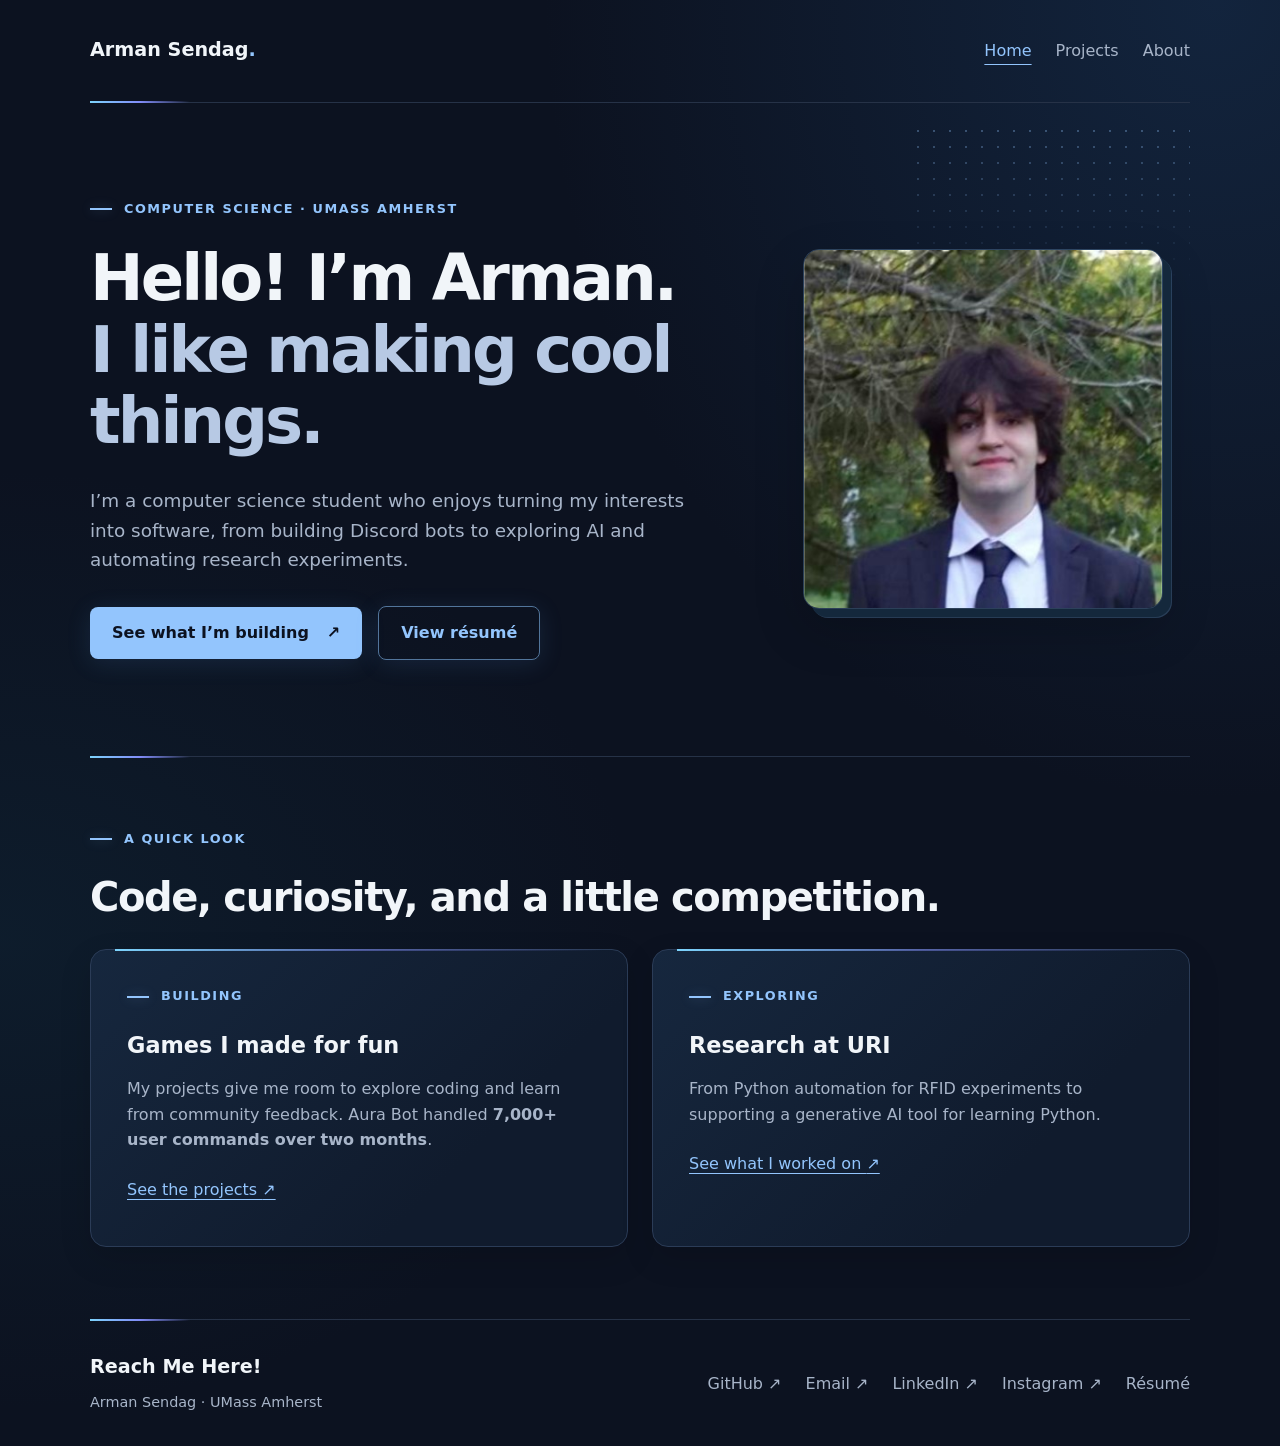
<file: index.html>
<!DOCTYPE html>
<html lang="en">
<head>
  <meta charset="UTF-8">
  <meta name="viewport" content="width=device-width, initial-scale=1.0">
  <meta name="description" content="Arman Sendag, computer science student at UMass Amherst. Explore my projects, research, and interests.">
  <title>Home | Arman Sendag</title>
  <link rel="stylesheet" href="./style.css">
  <script src="./script.js" defer></script>
</head>
<body>
  <a class="skip-link" href="#main">Skip to content</a>
  <header class="site-header">
    <a class="logo" href="./index.html">Arman Sendag<span>.</span></a>
    <nav aria-label="Main navigation"><a href="./index.html" aria-current="page">Home</a><a href="./projects/index.html">Projects</a><a href="./about/index.html">About</a></nav>
  </header>
  <main id="main">
    <section class="hero split-layout" aria-labelledby="intro-heading">
      <div>
        <p class="eyebrow">COMPUTER SCIENCE · UMASS AMHERST</p>
        <h1 id="intro-heading">Hello! I’m Arman.<br><span>I like making cool things.</span></h1>
        <p class="intro">I’m a computer science student who enjoys turning my interests into software, from building Discord bots to exploring AI and automating research experiments.</p>
        <div class="hero-actions">
          <a class="button" href="./projects/index.html">See what I’m building <span aria-hidden="true">↗</span></a>
          <a class="button button-secondary" href="./downloads/arman-sendag-resume-2026-10-21.pdf">View résumé</a>
        </div>
      </div>
      <img class="personal-photo" src="images/armanSuit.jpg" alt="Arman wearing a suit outdoors" width="400" height="400" fetchpriority="high">
    </section>
    <section class="content-section" aria-labelledby="highlights-heading">
      <p class="eyebrow">A QUICK LOOK</p>
      <h2 id="highlights-heading">Code, curiosity, and a little competition.</h2>
      <div class="two-column">
        <article class="info-card"><p class="eyebrow">BUILDING</p><h3>Games I made for fun</h3><p>My projects give me room to explore coding and learn from community feedback. Aura Bot handled <strong>7,000+ user commands over two months</strong>.</p><a class="text-link" href="./projects/index.html#projects-heading">See the projects <span aria-hidden="true">↗</span></a></article>
        <article class="info-card"><p class="eyebrow">EXPLORING</p><h3>Research at URI</h3><p>From Python automation for RFID experiments to supporting a generative AI tool for learning Python.</p><a class="text-link" href="./projects/index.html#research">See what I worked on <span aria-hidden="true">↗</span></a></article>
      </div>
    </section>
  </main>
  <footer class="site-footer">
    <div><p class="footer-title">Reach Me Here!</p><p>Arman Sendag · UMass Amherst</p></div>
    <nav aria-label="Social and contact links">
      <a href="https://github.com/armansendag">GitHub ↗</a>
      <a href="mailto:arman.sendag@gmail.com">Email ↗</a>
      <a href="https://www.linkedin.com/in/arman-sendag/">LinkedIn ↗</a>
      <a href="https://www.instagram.com/armansendag_/">Instagram ↗</a>
      <a href="./downloads/arman-sendag-resume-2026-10-21.pdf" download="Arman-Sendag-Resume-2026-10-21.pdf">Résumé</a>
    </nav>
  </footer>
</body>
</html>
</file>
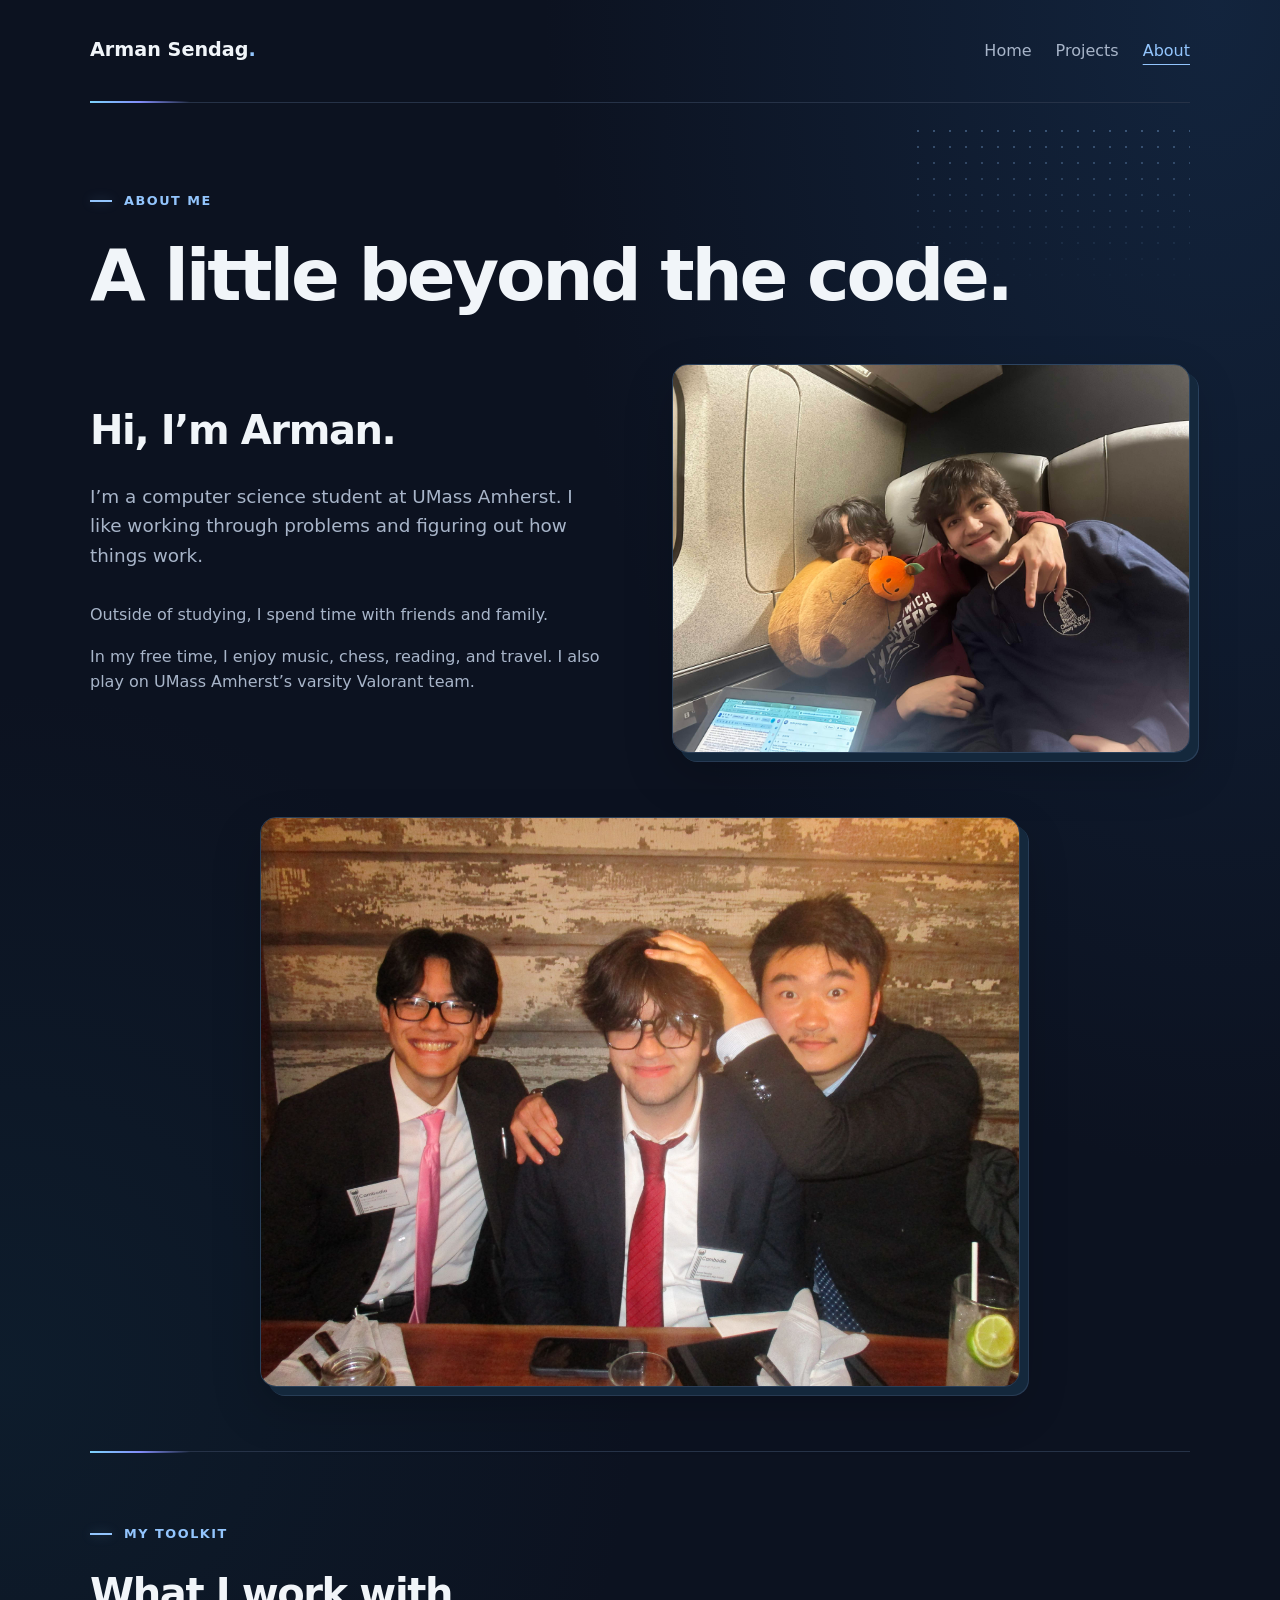
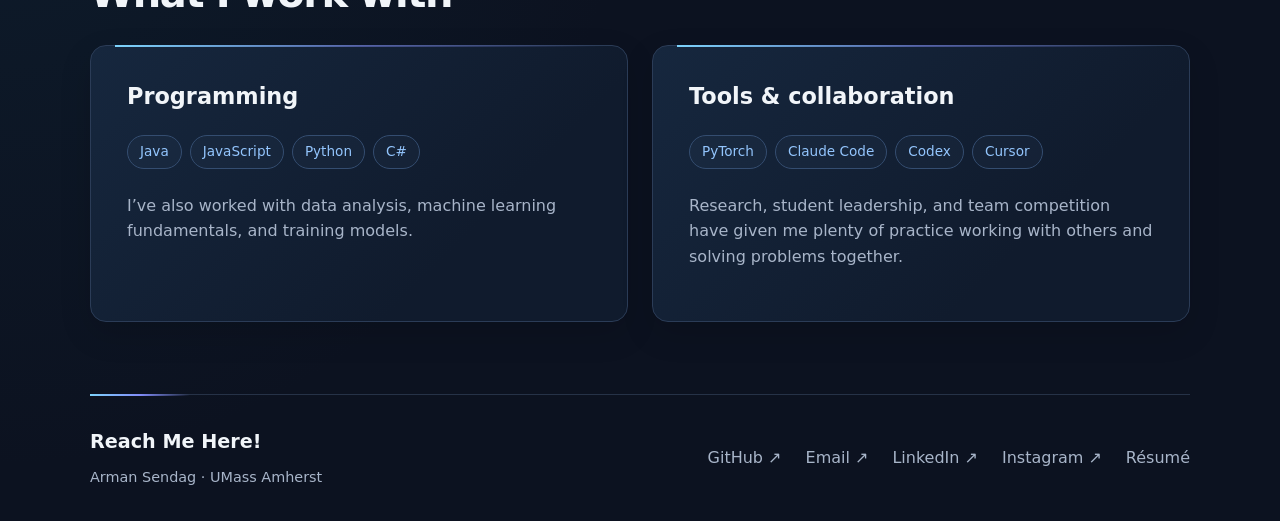
<file: about/index.html>
<!DOCTYPE html>
<html lang="en">
<head>
  <meta charset="UTF-8">
  <meta name="viewport" content="width=device-width, initial-scale=1.0">
  <meta name="description" content="Meet Arman Sendag, a UMass Amherst computer science student. Interests, skills, and contact information.">
  <title>About | Arman Sendag</title>
  <link rel="stylesheet" href="../style.css">
  <script src="../script.js" defer></script>
</head>
<body>
  <a class="skip-link" href="#main">Skip to content</a>
  <header class="site-header">
    <a class="logo" href="../index.html">Arman Sendag<span>.</span></a>
    <nav aria-label="Main navigation"><a href="../index.html">Home</a><a href="../projects/index.html">Projects</a><a href="../about/index.html" aria-current="page">About</a></nav>
  </header>
  <main id="main">
    <header class="page-heading"><p class="eyebrow">ABOUT ME</p><h1>A little beyond the code.</h1></header>
    <section class="split-layout about-intro" aria-labelledby="about-heading">
      <div>
        <h2 id="about-heading">Hi, I’m Arman.</h2>
        <p class="intro">I’m a computer science student at UMass Amherst. I like working through problems and figuring out how things work.</p>
        <p>Outside of studying, I spend time with friends and family.</p>
        <p>In my free time, I enjoy music, chess, reading, and travel. I also play on UMass Amherst’s varsity Valorant team.</p>
      </div>
      <figure class="friend-photo"><img src="../images/armanAndZion2.jpg" alt="Arman and Zion sitting together on a train" width="2880" height="2160"></figure>
    </section>
    <div class="about-gallery" role="group" aria-label="More photos of me and my friends">
      <img src="../images/armanWithGroup.jpg" alt="Arman with two friends dressed in suits at a table" width="2880" height="2160" loading="eager">
    </div>
    <section class="content-section" aria-labelledby="skills-heading"><p class="eyebrow">MY TOOLKIT</p><h2 id="skills-heading">What I work with</h2><div class="two-column">
      <article class="info-card"><h3>Programming</h3><ul class="tech-list" aria-label="Programming languages"><li>Java</li><li>JavaScript</li><li>Python</li><li>C#</li></ul><p>I’ve also worked with data analysis, machine learning fundamentals, and training models.</p></article>
      <article class="info-card"><h3>Tools &amp; collaboration</h3><ul class="tech-list" aria-label="Tools"><li>PyTorch</li><li>Claude Code</li><li>Codex</li><li>Cursor</li></ul><p>Research, student leadership, and team competition have given me plenty of practice working with others and solving problems together.</p></article>
    </div></section>
  </main>
  <footer class="site-footer">
    <div><p class="footer-title">Reach Me Here!</p><p>Arman Sendag · UMass Amherst</p></div>
    <nav aria-label="Social and contact links">
      <a href="https://github.com/armansendag">GitHub ↗</a>
      <a href="mailto:arman.sendag@gmail.com">Email ↗</a>
      <a href="https://www.linkedin.com/in/arman-sendag/">LinkedIn ↗</a>
      <a href="https://www.instagram.com/armansendag_/">Instagram ↗</a>
      <a href="../downloads/arman-sendag-resume-2026-10-21.pdf" download="Arman-Sendag-Resume-2026-10-21.pdf">Résumé</a>
    </nav>
  </footer>
</body>
</html>
</file>
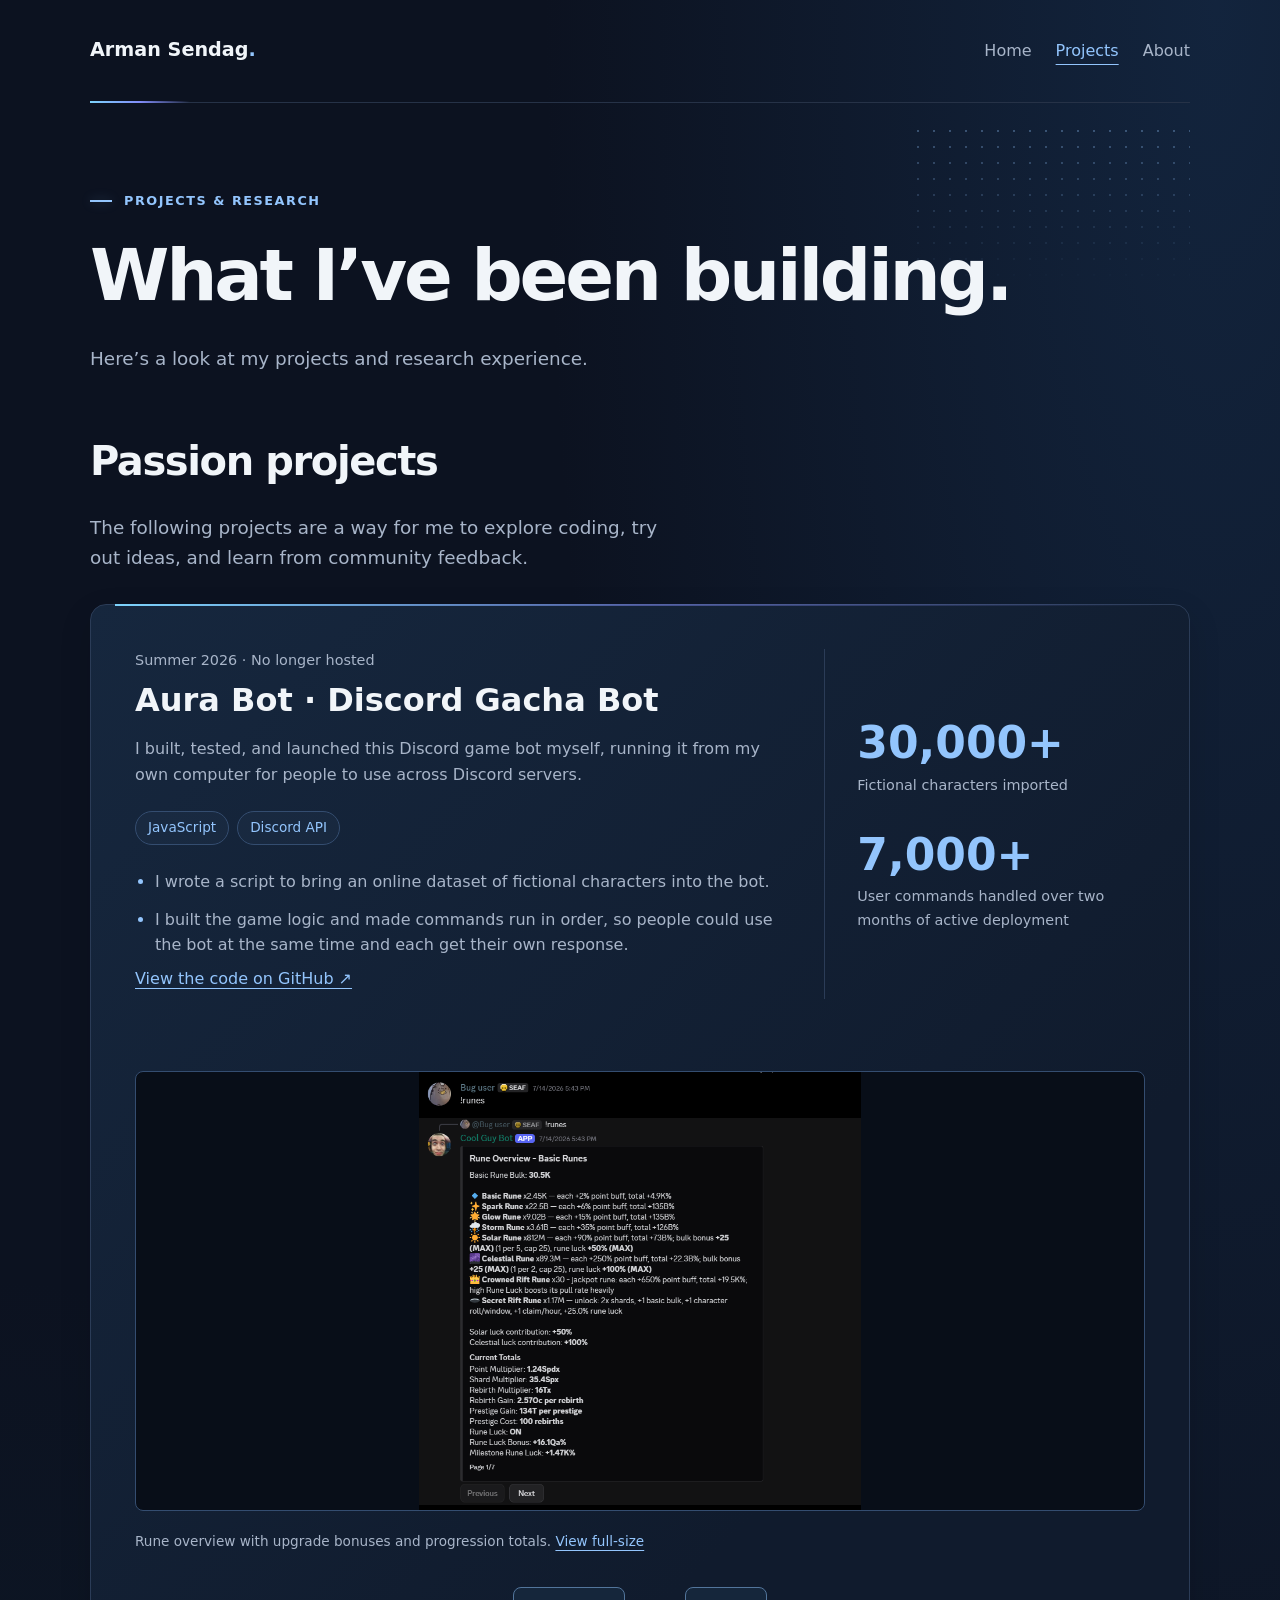
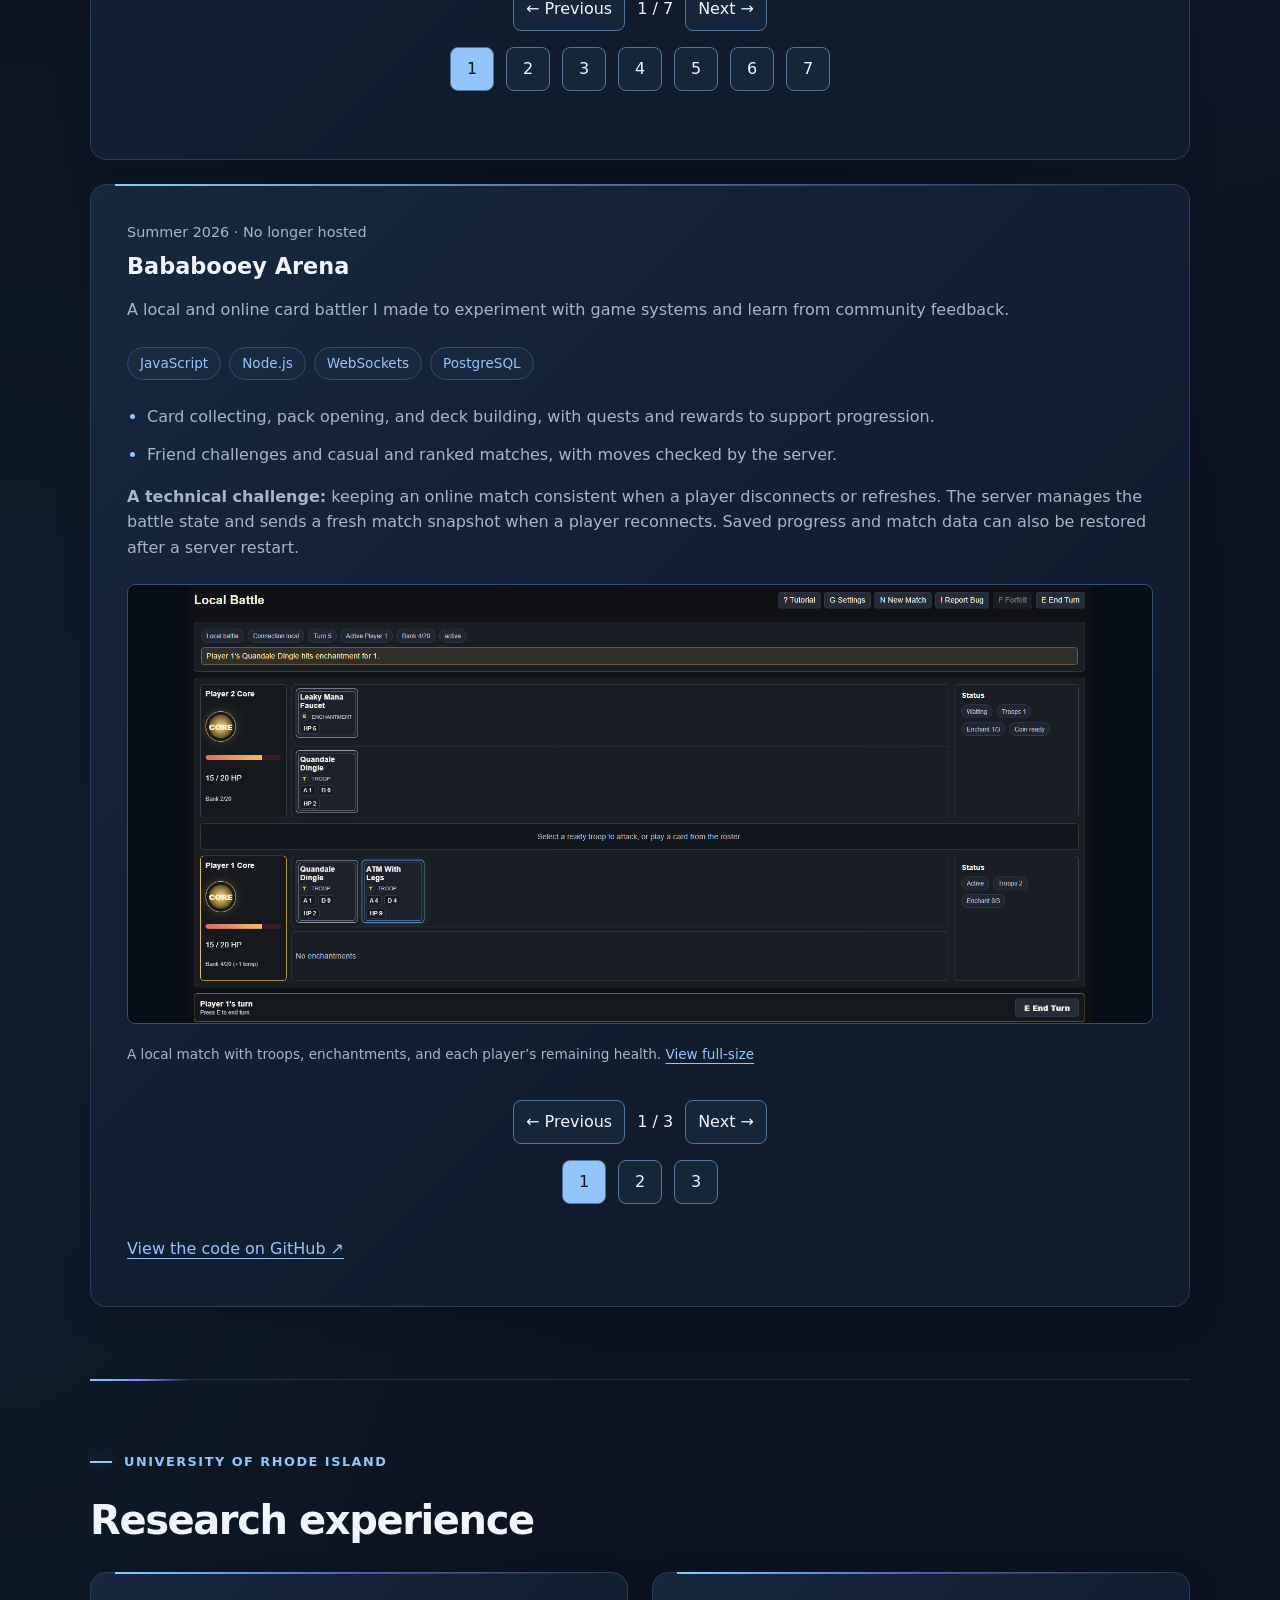
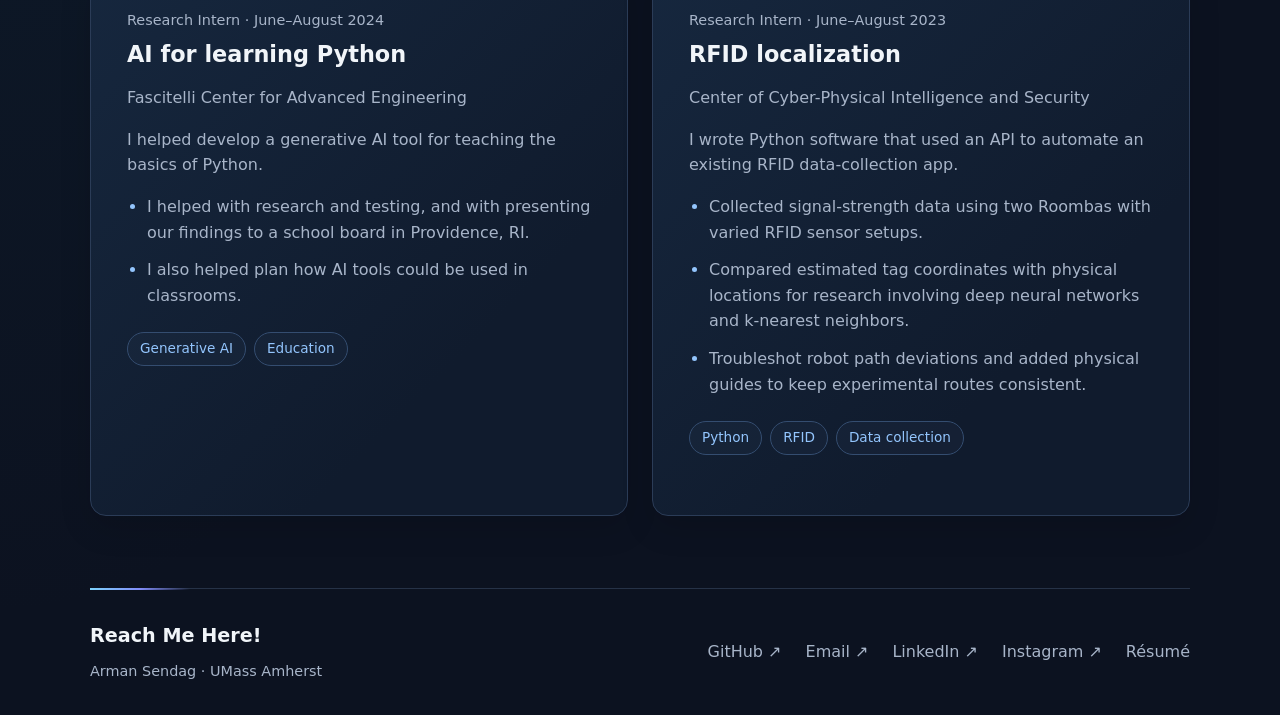
<file: projects/index.html>
<!DOCTYPE html>
<html lang="en">
<head>
  <meta charset="UTF-8">
  <meta name="viewport" content="width=device-width, initial-scale=1.0">
  <meta name="description" content="Explore Arman Sendag’s Projects and Research!">
  <title>Projects | Arman Sendag</title>
  <link rel="stylesheet" href="../style.css">
  <script src="../script.js" defer></script>
</head>
<body>
  <a class="skip-link" href="#main">Skip to content</a>
  <header class="site-header">
    <a class="logo" href="../index.html">Arman Sendag<span>.</span></a>
    <nav aria-label="Main navigation"><a href="../index.html">Home</a><a href="../projects/index.html" aria-current="page">Projects</a><a href="../about/index.html">About</a></nav>
  </header>
  <main id="main">
    <header class="page-heading"><p class="eyebrow">PROJECTS &amp; RESEARCH</p><h1>What I’ve been building.</h1><p class="intro">Here’s a look at my projects and research experience.</p></header>
    <section class="content-section first-section" aria-labelledby="projects-heading"><h2 id="projects-heading">Passion projects</h2>
      <p class="intro">The following projects are a way for me to explore coding, try out ideas, and learn from community feedback.</p>
      <article class="project-card" aria-labelledby="gacha-heading">
        <div class="project-details">
          <p class="project-date">Summer 2026 · No longer hosted</p>
          <h3 id="gacha-heading">Aura Bot · Discord Gacha Bot</h3>
          <p class="project-summary">
            I built, tested, and launched this Discord game bot myself,
            running it from my own computer for people to use across Discord servers.
          </p>

          <ul class="tech-list" aria-label="Technologies used">
            <li>JavaScript</li>
            <li>Discord API</li>
          </ul>

          <ul class="project-features">
            <li>I wrote a script to bring an online dataset of fictional characters into the bot.</li>
            <li>I built the game logic and made commands run in order, so people could use the bot at the same time and each get their own response.</li>
          </ul>
          <a class="text-link" href="https://github.com/armansendag/aura-bot">View the code on GitHub ↗</a>
        </div>

        <dl class="project-stats" aria-label="Project highlights">
          <div>
            <dt>Fictional characters imported</dt>
            <dd>30,000+</dd>
          </div>
          <div>
            <dt>User commands handled over two months of active deployment</dt>
            <dd>7,000+</dd>
          </div>
        </dl>
        <section class="project-slideshow" data-slideshow aria-label="Aura Bot screenshots" aria-roledescription="carousel">
          <figure class="project-media" id="aura-slide-1" data-slide role="group" aria-roledescription="slide" aria-label="1 of 7">
            <a href="../images/projects/aura-runes.png" aria-label="Open screenshot 1 full-size: Rune overview with upgrade bonuses and progression totals.">
              <img src="../images/projects/aura-runes.png" alt="Rune overview with upgrade bonuses and progression totals." width="760" height="754">
            </a>
            <figcaption>Rune overview with upgrade bonuses and progression totals. <a class="text-link" href="../images/projects/aura-runes.png">View full-size</a></figcaption>
          </figure>
          <figure class="project-media" id="aura-slide-2" data-slide hidden role="group" aria-roledescription="slide" aria-label="2 of 7">
            <a href="../images/projects/aura-claims.png" aria-label="Open screenshot 2 full-size: Character claims showing ownership and collectible artwork.">
              <img src="../images/projects/aura-claims.png" alt="Character claims showing ownership and collectible artwork." width="612" height="769">
            </a>
            <figcaption>Character claims showing ownership and collectible artwork. <a class="text-link" href="../images/projects/aura-claims.png">View full-size</a></figcaption>
          </figure>
          <figure class="project-media" id="aura-slide-3" data-slide hidden role="group" aria-roledescription="slide" aria-label="3 of 7">
            <a href="../images/projects/aura-wishlist.png" aria-label="Open screenshot 3 full-size: A character wishlist and a command to remove an entry.">
              <img src="../images/projects/aura-wishlist.png" alt="A character wishlist and a command to remove an entry." width="438" height="682">
            </a>
            <figcaption>A character wishlist and a command to remove an entry. <a class="text-link" href="../images/projects/aura-wishlist.png">View full-size</a></figcaption>
          </figure>
          <figure class="project-media" id="aura-slide-4" data-slide hidden role="group" aria-roledescription="slide" aria-label="4 of 7">
            <a href="../images/projects/aura-search.png" aria-label="Open screenshot 4 full-size: Feedback when a character search or wish has no match.">
              <img src="../images/projects/aura-search.png" alt="Feedback when a character search or wish has no match." width="408" height="241">
            </a>
            <figcaption>Feedback when a character search or wish has no match. <a class="text-link" href="../images/projects/aura-search.png">View full-size</a></figcaption>
          </figure>
          <figure class="project-media" id="aura-slide-5" data-slide hidden role="group" aria-roledescription="slide" aria-label="5 of 7">
            <a href="../images/projects/aura-timers.png" aria-label="Open screenshot 5 full-size: Cooldown timers, available rolls, and a character roll result.">
              <img src="../images/projects/aura-timers.png" alt="Cooldown timers, available rolls, and a character roll result." width="439" height="853">
            </a>
            <figcaption>Cooldown timers, available rolls, and a character roll result. <a class="text-link" href="../images/projects/aura-timers.png">View full-size</a></figcaption>
          </figure>
          <figure class="project-media" id="aura-slide-6" data-slide hidden role="group" aria-roledescription="slide" aria-label="6 of 7">
            <a href="../images/projects/aura-upgrades.png" aria-label="Open screenshot 6 full-size: Purchasing upgrades to character rolls and claims.">
              <img src="../images/projects/aura-upgrades.png" alt="Purchasing upgrades to character rolls and claims." width="403" height="341">
            </a>
            <figcaption>Purchasing upgrades to character rolls and claims. <a class="text-link" href="../images/projects/aura-upgrades.png">View full-size</a></figcaption>
          </figure>
          <figure class="project-media" id="aura-slide-7" data-slide hidden role="group" aria-roledescription="slide" aria-label="7 of 7">
            <a href="../images/projects/aura-trading.png" aria-label="Open screenshot 7 full-size: A completed trade and an active shard offer with player confirmations.">
              <img src="../images/projects/aura-trading.png" alt="A completed trade and an active shard offer with player confirmations." width="399" height="493">
            </a>
            <figcaption>A completed trade and an active shard offer with player confirmations. <a class="text-link" href="../images/projects/aura-trading.png">View full-size</a></figcaption>
          </figure>
          <div class="slideshow-controls" hidden>
            <button type="button" data-previous>← Previous</button>
            <span data-counter role="status" aria-live="polite" aria-atomic="true">1 / 7</span>
            <button type="button" data-next>Next →</button>
          </div>
          <div class="slide-pages" aria-label="Choose a screenshot" hidden>
            <button type="button" data-page="0" aria-label="Show screenshot 1" aria-controls="aura-slide-1" aria-current="true">1</button>
            <button type="button" data-page="1" aria-label="Show screenshot 2" aria-controls="aura-slide-2">2</button>
            <button type="button" data-page="2" aria-label="Show screenshot 3" aria-controls="aura-slide-3">3</button>
            <button type="button" data-page="3" aria-label="Show screenshot 4" aria-controls="aura-slide-4">4</button>
            <button type="button" data-page="4" aria-label="Show screenshot 5" aria-controls="aura-slide-5">5</button>
            <button type="button" data-page="5" aria-label="Show screenshot 6" aria-controls="aura-slide-6">6</button>
            <button type="button" data-page="6" aria-label="Show screenshot 7" aria-controls="aura-slide-7">7</button>
          </div>
          <noscript><p>Open a screenshot: <a class="text-link" href="../images/projects/aura-runes.png">1</a> · <a class="text-link" href="../images/projects/aura-claims.png">2</a> · <a class="text-link" href="../images/projects/aura-wishlist.png">3</a> · <a class="text-link" href="../images/projects/aura-search.png">4</a> · <a class="text-link" href="../images/projects/aura-timers.png">5</a> · <a class="text-link" href="../images/projects/aura-upgrades.png">6</a> · <a class="text-link" href="../images/projects/aura-trading.png">7</a></p></noscript>
        </section>
      </article>
      <article class="info-card passion-project" aria-labelledby="arena-heading">
        <p class="project-date">Summer 2026 · No longer hosted</p>
        <h3 id="arena-heading">Bababooey Arena</h3>
        <p>A local and online card battler I made to experiment with game systems and learn from community feedback.</p>
        <ul class="tech-list" aria-label="Bababooey Arena technologies">
          <li>JavaScript</li><li>Node.js</li><li>WebSockets</li><li>PostgreSQL</li>
        </ul>
        <ul class="project-features">
          <li>Card collecting, pack opening, and deck building, with quests and rewards to support progression.</li>
          <li>Friend challenges and casual and ranked matches, with moves checked by the server.</li>
        </ul>
        <p><strong>A technical challenge:</strong> keeping an online match consistent when a player disconnects or refreshes. The server manages the battle state and sends a fresh match snapshot when a player reconnects. Saved progress and match data can also be restored after a server restart.</p>
        <section class="project-slideshow" data-slideshow aria-label="Bababooey Arena screenshots" aria-roledescription="carousel">
          <figure class="project-media" id="arena-slide-1" data-slide role="group" aria-roledescription="slide" aria-label="1 of 3">
            <a href="../images/projects/bababooey-local-battle.png" aria-label="Open screenshot 1 full-size: A local match with troops, enchantments, and each player’s remaining health.">
              <img src="../images/projects/bababooey-local-battle.png" alt="A local match with troops, enchantments, and each player’s remaining health." width="1691" height="822">
            </a>
            <figcaption>A local match with troops, enchantments, and each player’s remaining health. <a class="text-link" href="../images/projects/bababooey-local-battle.png">View full-size</a></figcaption>
          </figure>
          <figure class="project-media" id="arena-slide-2" data-slide hidden role="group" aria-roledescription="slide" aria-label="2 of 3">
            <a href="../images/projects/bababooey-pack-opening.png" aria-label="Open screenshot 2 full-size: Opening a starter pack and adding the revealed cards to a collection.">
              <img src="../images/projects/bababooey-pack-opening.png" alt="Opening a starter pack and adding the revealed cards to a collection." width="1666" height="876">
            </a>
            <figcaption>Opening a starter pack and adding the revealed cards to a collection. <a class="text-link" href="../images/projects/bababooey-pack-opening.png">View full-size</a></figcaption>
          </figure>
          <figure class="project-media" id="arena-slide-3" data-slide hidden role="group" aria-roledescription="slide" aria-label="3 of 3">
            <a href="../images/projects/bababooey-online-play.png" aria-label="Open screenshot 3 full-size: The online lobby, with friend challenges and casual and ranked queues.">
              <img src="../images/projects/bababooey-online-play.png" alt="The online lobby, with friend challenges and casual and ranked queues." width="1681" height="782">
            </a>
            <figcaption>The online lobby, with friend challenges and casual and ranked queues. <a class="text-link" href="../images/projects/bababooey-online-play.png">View full-size</a></figcaption>
          </figure>
          <div class="slideshow-controls" hidden>
            <button type="button" data-previous>← Previous</button>
            <span data-counter role="status" aria-live="polite" aria-atomic="true">1 / 3</span>
            <button type="button" data-next>Next →</button>
          </div>
          <div class="slide-pages" aria-label="Choose a screenshot" hidden>
            <button type="button" data-page="0" aria-label="Show screenshot 1" aria-controls="arena-slide-1" aria-current="true">1</button>
            <button type="button" data-page="1" aria-label="Show screenshot 2" aria-controls="arena-slide-2">2</button>
            <button type="button" data-page="2" aria-label="Show screenshot 3" aria-controls="arena-slide-3">3</button>
          </div>
          <noscript><p>Open a screenshot: <a class="text-link" href="../images/projects/bababooey-local-battle.png">1</a> · <a class="text-link" href="../images/projects/bababooey-pack-opening.png">2</a> · <a class="text-link" href="../images/projects/bababooey-online-play.png">3</a></p></noscript>
        </section>
        <a class="text-link" href="https://github.com/armansendag/Bababooey-Arena">View the code on GitHub ↗</a>
      </article>
    </section>
    <section class="content-section" id="research" aria-labelledby="research-heading">
      <p class="eyebrow">UNIVERSITY OF RHODE ISLAND</p><h2 id="research-heading">Research experience</h2>
      <div class="two-column">
        <article class="info-card"><p class="project-date">Research Intern · June–August 2024</p><h3>AI for learning Python</h3><p class="organization">Fascitelli Center for Advanced Engineering</p><p>I helped develop a generative AI tool for teaching the basics of Python.</p><ul class="project-features"><li>I helped with research and testing, and with presenting our findings to a school board in Providence, RI.</li><li>I also helped plan how AI tools could be used in classrooms.</li></ul><ul class="tech-list" aria-label="Research topics"><li>Generative AI</li><li>Education</li></ul></article>
        <article class="info-card"><p class="project-date">Research Intern · June–August 2023</p><h3>RFID localization</h3><p class="organization">Center of Cyber-Physical Intelligence and Security</p><p>I wrote Python software that used an API to automate an existing RFID data-collection app.</p><ul class="project-features"><li>Collected signal-strength data using two Roombas with varied RFID sensor setups.</li><li>Compared estimated tag coordinates with physical locations for research involving deep neural networks and k-nearest neighbors.</li><li>Troubleshot robot path deviations and added physical guides to keep experimental routes consistent.</li></ul><ul class="tech-list" aria-label="Research technologies"><li>Python</li><li>RFID</li><li>Data collection</li></ul></article>
      </div>
    </section>
  </main>
  <footer class="site-footer">
    <div><p class="footer-title">Reach Me Here!</p><p>Arman Sendag · UMass Amherst</p></div>
    <nav aria-label="Social and contact links">
      <a href="https://github.com/armansendag">GitHub ↗</a>
      <a href="mailto:arman.sendag@gmail.com">Email ↗</a>
      <a href="https://www.linkedin.com/in/arman-sendag/">LinkedIn ↗</a>
      <a href="https://www.instagram.com/armansendag_/">Instagram ↗</a>
      <a href="../downloads/arman-sendag-resume-2026-10-21.pdf" download="Arman-Sendag-Resume-2026-10-21.pdf">Résumé</a>
    </nav>
  </footer>
</body>
</html>
</file>
<file: style.css>
:root {
  color-scheme: dark;
  --background: #0c1220;
  --text: #f1f5f9;
  --muted: #a8b5c9;
  --accent: #93c5fd;
}

* {
  box-sizing: border-box;
}

body {
  margin: 0;
  background: var(--background);
  color: var(--text);
  font-family: system-ui, -apple-system, BlinkMacSystemFont, "Segoe UI", sans-serif;
  line-height: 1.6;
}

a {
  color: inherit;
  text-decoration: none;
}

a:focus-visible {
  outline: 3px solid var(--accent);
  outline-offset: 6px;
}

.site-header,
.site-footer,
main {
  width: min(1100px, 90%);
  margin-inline: auto;
}

.site-header {
  display: flex;
  align-items: center;
  justify-content: space-between;
  gap: 20px;
  padding-block: 28px;
  border-bottom: 1px solid #263247;
}

.logo {
  font-size: 1.2rem;
  font-weight: 750;
}

.logo span {
  color: var(--accent);
}

.site-header > a:last-child {
  color: var(--muted);
}

.site-header > a:last-child:hover {
  color: var(--text);
}

.hero {
  padding-block: clamp(70px, 12vw, 150px);
}

.eyebrow {
  margin: 0 0 24px;
  color: var(--accent);
  font-size: 0.8rem;
  font-weight: 650;
  letter-spacing: 0.12em;
}

h1 {
  margin: 0;
  font-size: clamp(2.5rem, 6.5vw, 5rem);
  font-weight: 750;
  line-height: 1.12;
  letter-spacing: -0.045em;
}

h1 span {
  color: var(--muted);
}

.intro {
  max-width: 600px;
  margin-block: 28px 32px;
  color: var(--muted);
  font-size: 1.15rem;
}

.button {
  display: inline-flex;
  align-items: center;
  gap: 18px;
  padding: 13px 22px;
  border-radius: 8px;
  background: var(--accent);
  color: var(--background);
  font-weight: 700;
}

.button:hover {
  background: #bfdbfe;
}

.personal-note {
  margin-top: 48px;
  color: var(--muted);
  font-size: 0.9rem;
}

.personal-photo {
  display: block;
  width: 100%;
  max-width: 420px;
  height: auto;
  margin: 0;
  border-radius: 16px;
}

/* Project content and highlights share a row when there is room. */
.projects {
  padding-block: clamp(48px, 8vw, 88px);
  border-top: 1px solid #263247;
}

.projects > .eyebrow {
  margin-bottom: 12px;
}

.projects h2 {
  margin: 0 0 32px;
  font-size: clamp(1.8rem, 4vw, 2.75rem);
  line-height: 1.2;
  letter-spacing: -0.035em;
}

.project-card {
  display: grid;
  grid-template-columns: minmax(0, 2fr) minmax(0, 1fr);
  gap: clamp(24px, 4vw, 48px);
  padding: clamp(24px, 4vw, 44px);
  border: 1px solid #2b3c57;
  border-radius: 16px;
  background: #111d30;
}

.project-date {
  margin: 0 0 8px;
  color: var(--muted);
  font-size: 0.9rem;
}

.project-card h3 {
  margin: 0;
  font-size: clamp(1.5rem, 3vw, 2rem);
  line-height: 1.25;
}

.project-summary,
.project-features {
  color: var(--muted);
}

.tech-list {
  display: flex;
  flex-wrap: wrap;
  gap: 8px;
  margin-block: 24px;
  padding: 0;
  list-style: none;
}

.tech-list li {
  padding: 5px 12px;
  border: 1px solid #344d70;
  border-radius: 999px;
  color: var(--accent);
  font-size: 0.85rem;
}

.project-features {
  margin-bottom: 0;
  padding-left: 20px;
}

.project-features li + li {
  margin-top: 12px;
}

.project-stats {
  display: grid;
  align-content: center;
  gap: 32px;
  margin: 0;
  padding-left: 32px;
  border-left: 1px solid #2b3c57;
}

.project-stats > div {
  display: flex;
  flex-direction: column;
  gap: 4px;
}

.project-stats dt {
  color: var(--muted);
  font-size: 0.9rem;
}

.project-stats dd {
  order: -1;
  margin: 0;
  color: var(--accent);
  font-size: clamp(2rem, 4vw, 2.75rem);
  font-weight: 750;
  line-height: 1.2;
}

/* Stack the card on phones so neither column becomes cramped. */
@media (max-width: 700px) {
  .project-card {
    grid-template-columns: 1fr;
  }

  .project-stats {
    padding-top: 24px;
    padding-left: 0;
    border-top: 1px solid #2b3c57;
    border-left: 0;
  }
}

/* Shared navigation stays visible on small screens without JavaScript. */
.site-header { flex-wrap: wrap; }
nav { display: flex; flex-wrap: wrap; gap: 8px 24px; }
nav a { padding-block: 10px; color: var(--muted); }
nav a:hover, nav a[aria-current="page"] { color: var(--accent); }
nav a[aria-current="page"] { text-decoration: underline; text-underline-offset: 8px; }
.skip-link { position: absolute; left: 5%; top: -100px; padding: 12px; background: var(--accent); color: var(--background); z-index: 1; }
.skip-link:focus { top: 12px; }
.split-layout { display: grid; grid-template-columns: minmax(0, 1.5fr) minmax(0, 1fr); align-items: center; gap: clamp(32px, 5vw, 64px); }
.hero { padding-block: clamp(48px, 8vw, 96px); }
.hero h1 { font-size: clamp(2.5rem, 5vw, 4rem); }
.hero .personal-photo { max-width: 360px; aspect-ratio: 1; object-fit: contain; justify-self: center; }
.page-heading { padding-block: clamp(48px, 8vw, 88px) 32px; }
.page-heading h1 { font-size: clamp(2.5rem, 6vw, 4.5rem); }
h2 { margin: 0 0 28px; font-size: clamp(1.8rem, 4vw, 2.5rem); line-height: 1.2; letter-spacing: -0.035em; }
h3 { margin: 0 0 16px; font-size: 1.4rem; line-height: 1.3; }
.content-section { padding-block: clamp(40px, 6vw, 72px); border-top: 1px solid #263247; }
.first-section { border-top: 0; padding-top: 0; }
.two-column { display: grid; grid-template-columns: repeat(2, minmax(0, 1fr)); gap: 24px; }
.info-card { padding: clamp(24px, 3vw, 36px); border: 1px solid #2b3c57; border-radius: 16px; background: #111d30; }
.info-card p:not(.eyebrow), .about-intro p, figcaption { color: var(--muted); }
.info-card .organization { color: var(--accent); }
.text-link { display: inline-block; padding-block: 8px; color: var(--accent); text-decoration: underline; text-underline-offset: 4px; }
.text-link:hover { color: var(--text); }
.about-intro { padding-block: 16px 64px; grid-template-columns: repeat(2, minmax(0, 1fr)); }
.friend-photo { margin: 0; }
.friend-photo img { display: block; width: 100%; height: auto; border-radius: 16px; }
figcaption { margin-top: 12px; font-size: 0.85rem; }
.site-footer { display: flex; flex-wrap: wrap; align-items: center; justify-content: space-between; gap: 20px; border-top: 1px solid #263247; padding-block: 32px; }
.site-footer p { margin: 0; color: var(--muted); font-size: 0.9rem; }
.site-footer .footer-title { margin-bottom: 8px; color: var(--text); font-size: 1.2rem; font-weight: 700; }
@media (max-width: 700px) {
  .split-layout, .two-column { grid-template-columns: 1fr; }
  .personal-photo { max-width: 360px; justify-self: center; }
  .personal-note { margin-top: 28px; }
  .site-header { gap: 12px; padding-block: 20px; }
  nav { gap: 8px 20px; }
}

/* Preserve the full photos; stack them on smaller screens. */
.about-gallery {
  display: grid;
  grid-template-columns: minmax(0, 1fr);
  max-width: 760px;
  margin-inline: auto;
  align-items: center;
  gap: 24px;
  padding-bottom: 64px;
}
.about-gallery img {
  display: block;
  width: 100%;
  height: auto;
  border-radius: 16px;
}

/* Decorative layers use CSS so they add no images or script downloads. */
body {
  background:
    radial-gradient(ellipse at 95% 0%, #19365a80, transparent 42rem),
    radial-gradient(ellipse at 0% 65%, #12384c45, transparent 40rem),
    var(--background);
}
.site-header, .site-footer, .content-section { position: relative; }
.site-header::after, .site-footer::before, .content-section:not(.first-section)::before {
  content: "";
  position: absolute;
  left: 0;
  width: 100px;
  height: 2px;
  background: linear-gradient(90deg, #7dd3fc, #818cf8, transparent);
  pointer-events: none;
}
.site-header::after { bottom: -1px; }
.site-footer::before, .content-section::before { top: -1px; }
.eyebrow { display: flex; align-items: center; gap: 12px; }
.eyebrow::before {
  content: "";
  flex: 0 0 22px;
  height: 2px;
  background: var(--accent);
  box-shadow: 0 0 12px #93c5fd50;
}
.hero, .page-heading { position: relative; isolation: isolate; }
.hero::before, .page-heading::before {
  content: "";
  position: absolute;
  z-index: -1;
  top: 20px;
  right: 0;
  width: min(45%, 280px);
  height: 160px;
  background-image: radial-gradient(#93c5fd55 1px, transparent 1px);
  background-size: 16px 16px;
  mask-image: linear-gradient(to bottom, #000, transparent);
  pointer-events: none;
}
h1 span { color: #b7c9e4; }
.personal-photo, .friend-photo img, .about-gallery img {
  border: 1px solid #577da36b;
  box-shadow: 8px 8px 0 #14283c, 9px 9px 0 #44678a80, 0 20px 50px #0003;
}
.info-card, .project-card {
  position: relative;
  background: linear-gradient(135deg, #16273e, #101b2d 70%);
  box-shadow: 0 12px 32px #0002;
}
.info-card::before, .project-card::before {
  content: "";
  position: absolute;
  top: -1px;
  left: 24px;
  right: 24px;
  height: 2px;
  background: linear-gradient(90deg, #7dd3fc, #818cf880, transparent);
  pointer-events: none;
}
.project-features li::marker { color: var(--accent); }
.tech-list li { background: #93c5fd08; }
.button { box-shadow: 0 4px 24px #60a5fa20; }
@media (prefers-reduced-motion: no-preference) {
  .button, .info-card, .project-card {
    transition: border-color 180ms ease, box-shadow 180ms ease, background-color 180ms ease;
  }
  .info-card:hover, .project-card:hover {
    border-color: #52759b;
    box-shadow: 0 12px 32px #0003, 0 0 24px #60a5fa0a;
  }
}

.passion-project { margin-top: 24px; }

.hero-actions { display: flex; flex-wrap: wrap; align-items: center; gap: 16px; }
.button-secondary { background: transparent; color: var(--accent); border: 1px solid #52759b; }
.button-secondary:hover { background: #203954; }
/* Add a figure only when genuine project media is available; no reserved blank space. */
.project-media { grid-column: 1 / -1; min-width: 0; margin: 24px 0 0; }
.project-media img, .project-media video { display: block; width: 100%; height: auto; border: 1px solid #344d70; border-radius: 8px; }
.project-media video:focus-visible { outline: 3px solid var(--accent); outline-offset: 6px; }

/* One screenshot at a time, with uncropped images and keyboard-accessible controls. */
.project-slideshow { grid-column: 1 / -1; min-width: 0; margin-block: 24px; }
.project-slideshow .project-media { margin: 0; }
.project-media > a { display: block; border-radius: 8px; }
.project-slideshow img { height: clamp(260px, 40vw, 440px); object-fit: contain; background: #080e18; }
.project-slideshow figcaption { min-height: 3.5em; }
.slideshow-controls, .slide-pages { display: flex; flex-wrap: wrap; align-items: center; justify-content: center; gap: 12px; margin-top: 16px; }
.project-slideshow [hidden] { display: none; }
.project-slideshow button { min-width: 44px; min-height: 44px; padding: 8px 12px; border: 1px solid #52759b; border-radius: 8px; background: #15263b; color: var(--text); font: inherit; cursor: pointer; }
.project-slideshow button:hover { background: #203954; }
.project-slideshow button[aria-current="true"] { background: var(--accent); color: var(--background); }
button:focus-visible { outline: 3px solid var(--accent); outline-offset: 4px; }

.image-viewer-open { overflow: hidden; }
.image-viewer {
  width: min(1200px, calc(100vw - 32px));
  max-width: none;
  max-height: calc(100dvh - 32px);
  padding: 64px 16px 16px;
  border: 1px solid #52759b;
  border-radius: 12px;
  background: var(--background);
  color: var(--text);
}
.image-viewer::backdrop { background: #030712e8; }
.image-viewer img { display: block; width: 100%; height: auto; max-height: calc(100dvh - 250px); object-fit: contain; }
.image-viewer p { margin: 12px 0 0; color: var(--muted); font-size: 0.9rem; }
.image-viewer-close { position: absolute; top: 10px; right: 10px; width: 44px; height: 44px; border: 1px solid #52759b; border-radius: 8px; background: #15263b; color: var(--text); font: inherit; font-size: 2rem; line-height: 1; cursor: pointer; }
.image-viewer-close:hover { background: #203954; }

.image-viewer-controls { display: flex; align-items: center; justify-content: center; gap: 12px; margin-top: 16px; }
.image-viewer-controls button { min-height: 44px; padding: 8px 12px; border: 1px solid #52759b; border-radius: 8px; background: #15263b; color: var(--text); font: inherit; cursor: pointer; }
.image-viewer-controls button:hover { background: #203954; }
</file>
